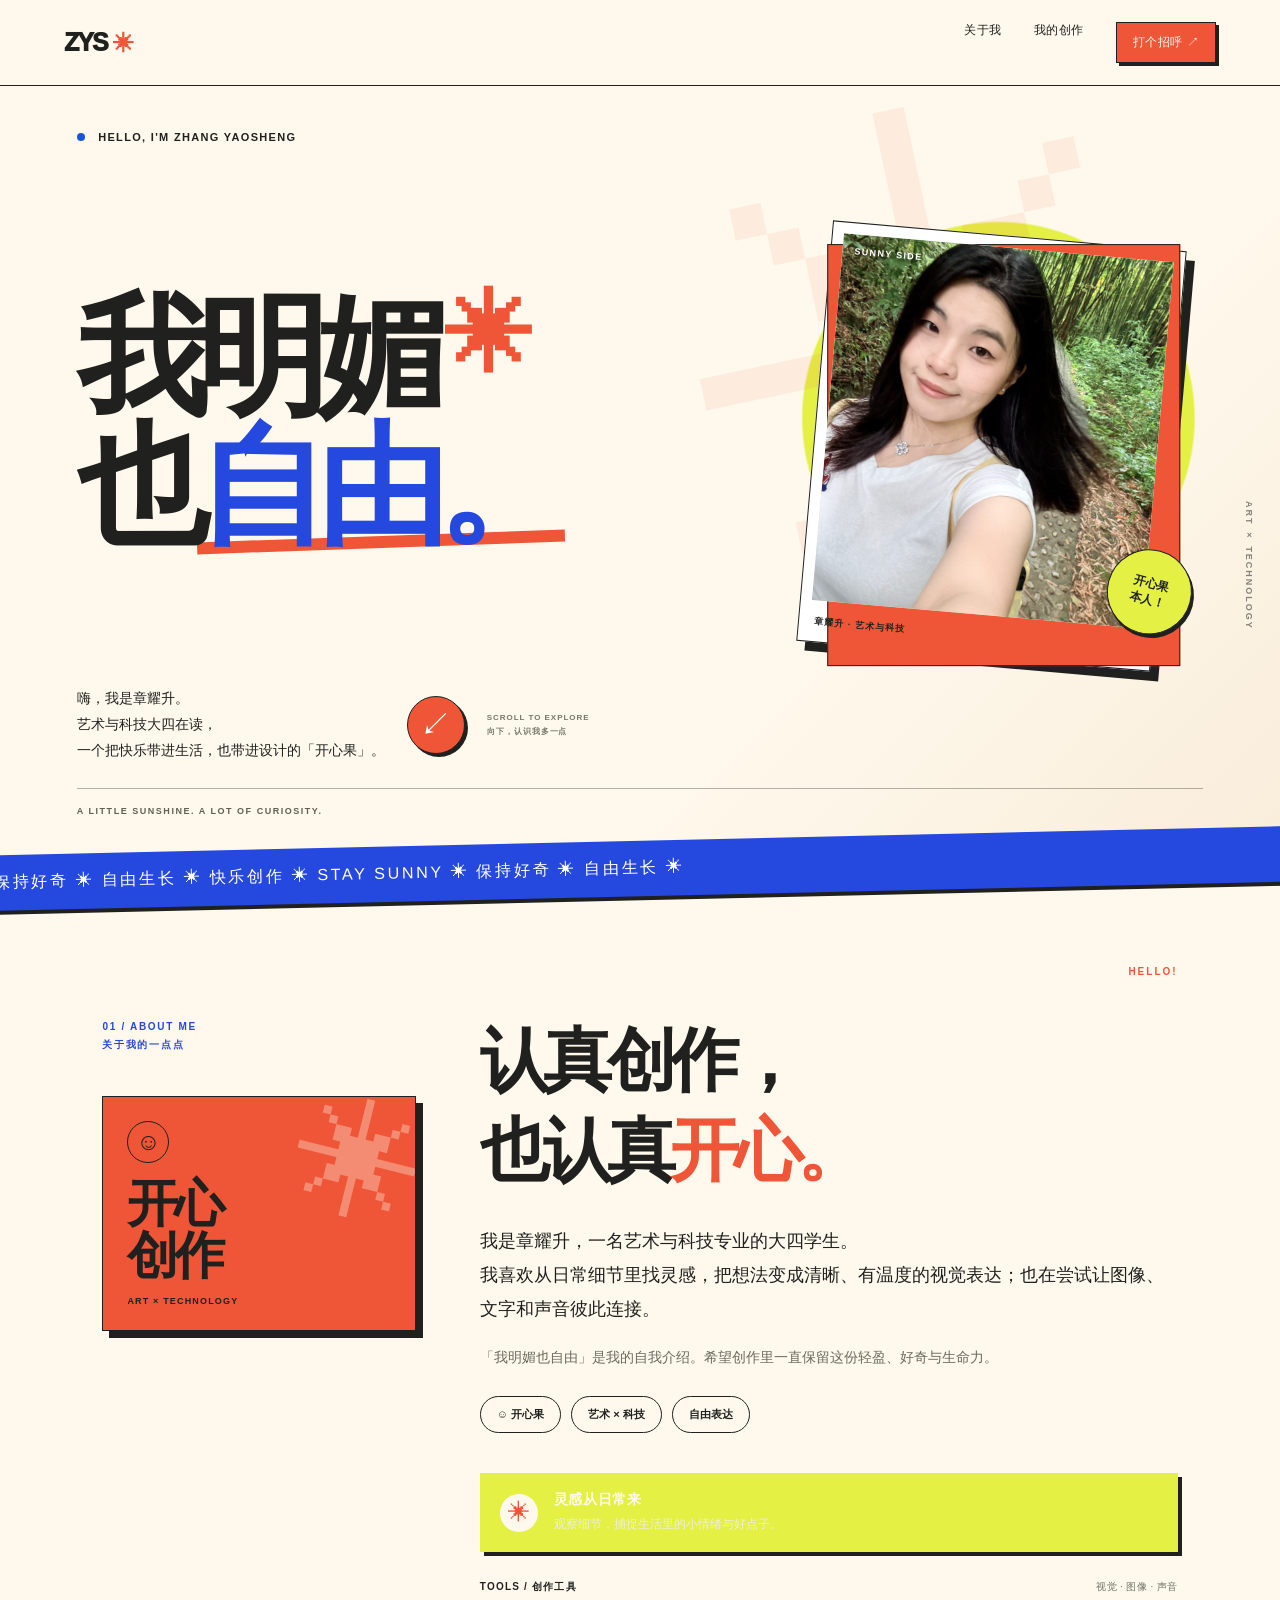
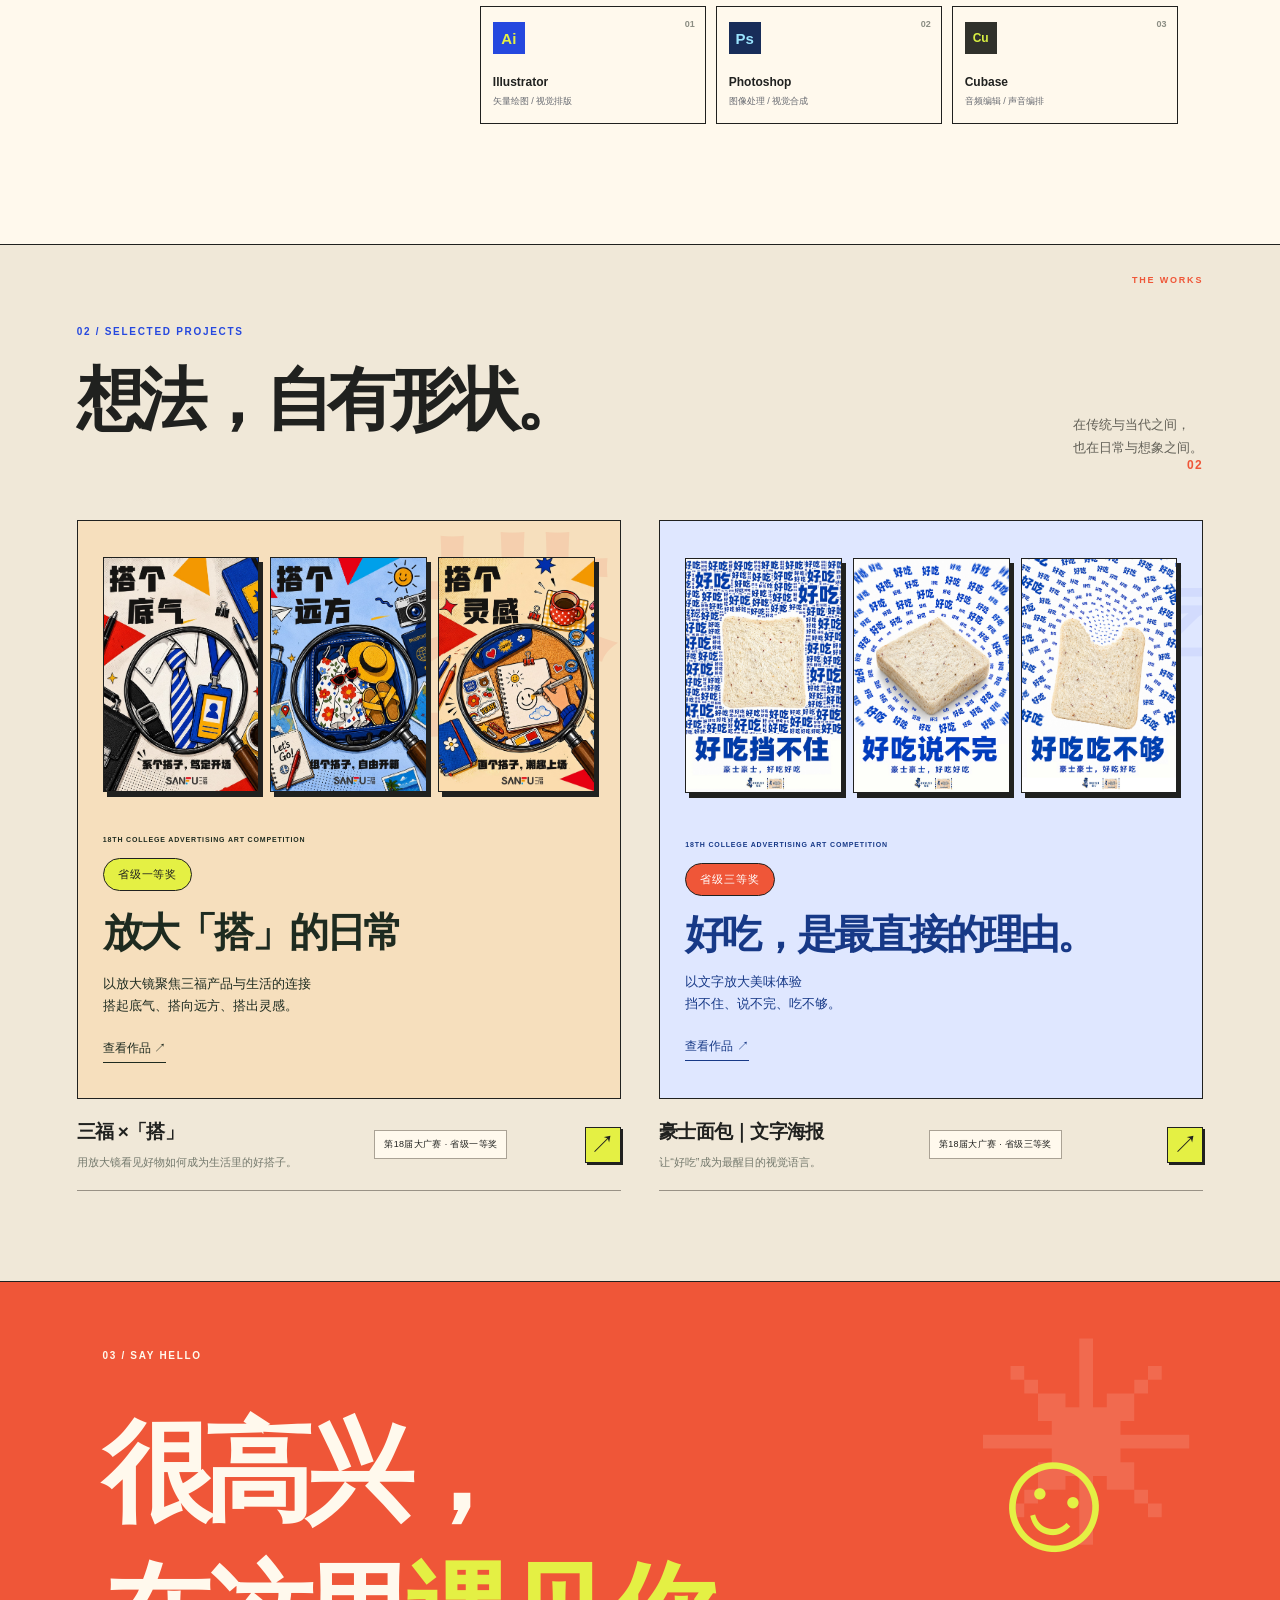
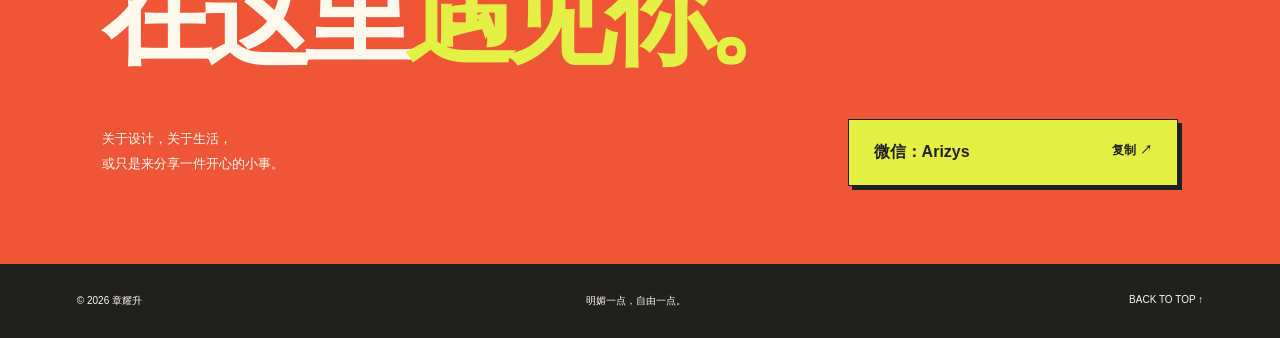
<file: index.html>
<!doctype html><html lang="zh-CN"><meta charset="utf-8"><meta name="viewport" content="width=device-width,initial-scale=1"><title>章耀升 — 我明媚也自由</title><meta name="description" content="章耀升的个人主页。艺术与科技大四在读，喜欢从日常寻找灵感，探索视觉与声音表达。"><link rel="stylesheet" href="style.css"><body><header><a class="logo" href="index.html">ZYS<span>✳</span></a><nav><a href="#about">关于我</a><a href="#work">我的创作</a><a href="#contact">打个招呼 ↗</a></nav></header><main><section class="hero"><div class="eyebrow"><span class="dot"></span> HELLO, I'M ZHANG YAOSHENG</div><h1>我明媚<span class="sun">✳</span><br>也<span class="free">自由。</span></h1><div class="hero-bottom"><p>嗨，我是章耀升。<br>艺术与科技大四在读，<br>一个把快乐带进生活，也带进设计的「开心果」。</p><a class="round" href="#work" aria-label="看看我的作品">↙</a><span class="small">SCROLL TO EXPLORE<br>向下，认识我多一点</span></div><div class="portrait"><div class="portrait-art"><img src="assets/zhang-yaosheng.jpg" alt="章耀升在竹林中的照片"></div><div class="photo-note">章耀升 · 艺术与科技</div><span class="sticker">开心果<br>本人！</span></div><div class="hero-caption">A LITTLE SUNSHINE. A LOT OF CURIOSITY.</div></section><div class="ticker">保持好奇 ✳ 自由生长 ✳ 快乐创作 ✳ STAY SUNNY ✳ 保持好奇 ✳ 自由生长 ✳</div><section id="about" class="about"><div class="about-aside"><div class="section-label">01 / ABOUT ME<br>关于我的一点点</div><div class="about-stamp"><span>☺</span><strong>开心<br>创作</strong><small>ART × TECHNOLOGY</small></div></div><div class="about-main"><h2>认真创作，<br>也认真<span class="orange">开心。</span></h2><p class="intro">我是章耀升，一名艺术与科技专业的大四学生。<br>我喜欢从日常细节里找灵感，把想法变成清晰、有温度的视觉表达；也在尝试让图像、文字和声音彼此连接。</p><p class="muted">「我明媚也自由」是我的自我介绍。希望创作里一直保留这份轻盈、好奇与生命力。</p><div class="tags"><span>☺ 开心果</span><span>艺术 × 科技</span><span>自由表达</span></div><div class="about-extra"><div class="interest"><span class="interest-mark">✳</span><div><b>灵感从日常来</b><small>观察细节，捕捉生活里的小情绪与好点子。</small></div></div><div class="tool-heading"><span>TOOLS / 创作工具</span><span>视觉 · 图像 · 声音</span></div><div class="tool-grid"><div class="tool-card"><b class="tool-icon ai">Ai</b><div><strong>Illustrator</strong><small>矢量绘图 / 视觉排版</small></div><span>01</span></div><div class="tool-card"><b class="tool-icon ps">Ps</b><div><strong>Photoshop</strong><small>图像处理 / 视觉合成</small></div><span>02</span></div><div class="tool-card"><b class="tool-icon cu">Cu</b><div><strong>Cubase</strong><small>音频编辑 / 声音编排</small></div><span>03</span></div></div></div></div></section><section id="work" class="works"><div class="work-heading"><div><div class="section-label">02 / SELECTED PROJECTS</div><h2>想法，自有形状。</h2></div><p>在传统与当代之间，<br>也在日常与想象之间。</p></div><a class="project featured" href="project.html?id=sanfu"><div class="cover sanfu-cover"><div class="sanfu-posters"><img src="assets/sanfu-da-guang-sai-01.jpg" alt="搭底气主题海报"><img src="assets/sanfu-da-guang-sai-02.jpg" alt="搭远方主题海报"><img src="assets/sanfu-da-guang-sai-03.jpg" alt="搭灵感主题海报"></div><div class="sanfu-intro"><span class="cover-top">18TH COLLEGE ADVERTISING ART COMPETITION</span><div class="sanfu-award">省级一等奖</div><h3>放大「搭」的日常</h3><p>以放大镜聚焦三福产品与生活的连接<br>搭起底气、搭向远方、搭出灵感。</p><span class="sanfu-link">查看作品 ↗</span></div></div><div class="project-info"><div><h3>三福 ×「搭」</h3><p>用放大镜看见好物如何成为生活里的好搭子。</p></div><span>第18届大广赛 · 省级一等奖</span><b>↗</b></div></a><a class="project featured bread-feature" href="project.html?id=bread"><div class="cover bread-cover"><div class="bread-posters"><img src="assets/haoshi-bread-01.jpg" alt="豪士面包文字海报：好吃挡不住"><img src="assets/haoshi-bread-02.jpg" alt="豪士面包文字海报：好吃说不完"><img src="assets/haoshi-bread-03.jpg" alt="豪士面包文字海报：好吃吃不够"></div><div class="bread-intro"><span class="cover-top">18TH COLLEGE ADVERTISING ART COMPETITION</span><div class="bread-award">省级三等奖</div><h3>好吃，是最直接的理由。</h3><p>以文字放大美味体验<br>挡不住、说不完、吃不够。</p><span class="sanfu-link">查看作品 ↗</span></div></div><div class="project-info"><div><h3>豪士面包｜文字海报</h3><p>让“好吃”成为最醒目的视觉语言。</p></div><span>第18届大广赛 · 省级三等奖</span><b>↗</b></div></a></section><section id="contact" class="contact"><div class="section-label">03 / SAY HELLO</div><h2>很高兴，<br>在这里<span>遇见你。</span><i>☺</i></h2><div class="contact-row"><p>关于设计，关于生活，<br>或只是来分享一件开心的小事。</p><button id="copy">微信：Arizys <span>复制 ↗</span></button></div><p id="status" role="status" aria-live="polite"></p></section></main><footer><span>© 2026 章耀升</span><span>明媚一点，自由一点。</span><a href="#">BACK TO TOP ↑</a></footer><script src="main.js"></script></body></html>
</file>
<file: style.css>
:root{--paper:#f7f5ed;--ink:#252a23;--orange:#ef672d;--green:#586a3d}*{box-sizing:border-box}html{scroll-behavior:smooth;scroll-padding-top:90px}body{margin:0;background:var(--paper);color:var(--ink);font-family:Arial,'PingFang SC','Microsoft YaHei',sans-serif}a{color:inherit;text-decoration:none}button{font:inherit;cursor:pointer}header{height:100px;margin:0 6%;display:flex;align-items:center;justify-content:space-between;border-bottom:1px solid #cfcec3}.logo{font-size:30px;font-weight:900;letter-spacing:-2px}.logo span{color:var(--orange);margin-left:6px}nav{display:flex;gap:36px;font-size:14px}nav a:hover{color:var(--orange)}.hero{position:relative;padding:65px 6% 28px;min-height:740px}.eyebrow,.section-label,.small,.hero-caption,.cover-top{font-size:11px;letter-spacing:1.5px;line-height:1.8}.dot{display:inline-block;background:var(--green);width:8px;height:8px;border-radius:50%;margin-right:9px}h1{font-size:clamp(72px,9.5vw,150px);line-height:1.15;letter-spacing:-7px;margin:30px 0;color:var(--ink);font-weight:800}.sun{display:inline-block;color:var(--orange);font-size:.8em;margin-left:16px;animation:turn 30s linear infinite}.free{color:var(--orange)}.hero-bottom{display:flex;gap:35px;align-items:center;max-width:650px;margin-top:28px}.hero-bottom p{font-size:14px;line-height:1.9}.round{display:grid;place-items:center;border:1px solid #929587;border-radius:50%;width:65px;height:65px;font-size:32px}.small{font-size:9px;color:#74786c}.portrait{position:absolute;right:8%;top:100px;width:28%;max-width:370px;transform:rotate(5deg);background:#fff;padding:12px 12px 0;box-shadow:0 8px 25px #252a2312}.portrait-art{background:#dce2c5;aspect-ratio: .83;display:flex;flex-direction:column;align-items:center;justify-content:center;overflow:hidden}.portrait-art>span{font-size:170px;color:var(--green);line-height:1.1}.portrait-art>b{font-size:28px;text-align:center;letter-spacing:-1px;line-height:1}.photo-note{font-size:11px;text-align:center;padding:18px 0;color:#71766a}.sticker{position:absolute;right:-26px;bottom:45px;background:var(--orange);color:#fff;padding:22px;border-radius:50%;font-weight:bold;font-size:17px;transform:rotate(-14deg)}.hero-caption{margin-top:45px;color:#6f7368}.ticker{padding:19px 0;background:var(--green);color:var(--paper);white-space:nowrap;overflow:hidden;font-size:20px;letter-spacing:7px;transform:rotate(-1deg)}section.about{padding:110px 8%;display:grid;grid-template-columns:1fr 2fr;gap:60px}h2{font-size:clamp(38px,4.4vw,66px);letter-spacing:-2px;line-height:1.3;margin:0 0 28px}.orange{color:var(--orange)}.intro{font-size:17px;line-height:2}.muted{font-size:14px;line-height:1.9;color:#73776b;max-width:580px}.tags{display:flex;gap:10px;flex-wrap:wrap;margin:25px 0 40px}.tags span{border:1px solid #bdc2b0;border-radius:30px;padding:10px 17px;font-size:12px}.tool{border-top:1px solid #cccfc1;border-bottom:1px solid #cccfc1;padding:22px 0;display:flex;align-items:center;gap:18px}.tool>b{background:#302b20;color:#ffb442;padding:12px;font-size:26px;border-radius:6px}.tool small{display:block;color:#767b6e;font-size:11px;margin-top:8px}.tool>span{margin-left:auto;font-size:24px}.works{padding:75px 6% 100px;background:#eeeee4}.work-heading{display:flex;justify-content:space-between;align-items:end;margin-bottom:45px}.work-heading .section-label{margin-bottom:15px}.work-heading p{font-size:14px;line-height:1.8;color:#777c70}.project{display:block;margin-top:30px}.cover{height:460px;position:relative;padding:30px;overflow:hidden;transition:transform .35s}.project:hover .cover{transform:translateY(-4px)}.cover-top{position:absolute;top:25px;left:30px}.cover>small{position:absolute;bottom:22px;right:28px;font-size:10px;opacity:.65}.shadow{background:#d8dbcd;color:#394735;display:flex;align-items:center;justify-content:space-between}.shadow strong{font-size:clamp(52px,8vw,115px);letter-spacing:-7px;z-index:1;margin-left:auto;margin-right:6%}.shadow strong span{display:block;font-size:22px;letter-spacing:14px;margin-top:10px}.puppet{position:absolute;left:18%;top:75px;width:110px;height:310px;transform:rotate(-13deg)}.puppet i{position:absolute;border:12px solid var(--green);width:90px;height:90px;border-radius:50%;top:0;left:20px}.puppet b{position:absolute;top:95px;left:25px;background:var(--green);width:60px;height:190px;clip-path:polygon(0 0,100% 0,65% 35%,100% 100%,0 100%,35% 35%)}.puppet em{position:absolute;top:120px;left:-80px;width:280px;border-top:12px solid var(--green);transform:rotate(-20deg)}.project-info{padding:25px 0;display:flex;align-items:center;gap:30px;border-bottom:1px solid #c6cbb9}.project-info h3{font-size:23px;margin:0 0 10px}.project-info p{margin:0;font-size:13px;color:#74796d}.project-info>span{margin-left:auto;font-size:11px}.project-info>b{font-size:30px;font-weight:400}.mood{background:#e9aa74;color:#573a2c;display:flex;align-items:center;justify-content:space-around}.mood>strong{font-size:clamp(35px,6vw,85px);line-height:.95;letter-spacing:-4px;transform:rotate(-5deg)}.box{background:#fff2d7;width:270px;height:270px;box-shadow:12px 16px 0 #95543955;transform:rotate(-9deg);position:relative;padding:22px}.box>b{font-size:35px;line-height:.9}.box>small{position:absolute;bottom:20px;left:20px;width:90px;font-size:8px}.blob{position:absolute;right:13px;top:55px;background:#ef8e2b;border:7px solid #6d3d28;border-radius:47% 48% 22% 44%;width:112px;height:160px;display:grid;place-items:center;font-size:65px}.contact{padding:90px 8% 50px;background:var(--orange)}.contact h2{font-size:clamp(52px,7vw,100px);margin-top:35px;position:relative}.contact h2>span{color:#fff3d8}.contact h2 i{font-style:normal;position:absolute;right:5%;font-size:150px;top:0;transform:rotate(15deg)}.contact-row{display:flex;justify-content:space-between;align-items:center;margin-top:40px}.contact-row p{font-size:14px;line-height:1.9}.contact button{border:1px solid #714627;background:transparent;padding:22px 25px;min-width:330px;text-align:left}.contact button span{float:right;font-size:12px}.contact button:hover{background:#fff2d7}.contact #status{font-size:12px;min-height:15px;text-align:right}footer{padding:30px 6%;display:flex;justify-content:space-between;font-size:10px;color:#74796d}.detail{padding:65px 8% 100px}.detail h1{font-size:clamp(48px,7vw,95px);letter-spacing:-3px}.detail .cover{margin:45px 0}.detail-copy{display:grid;grid-template-columns:1fr 2fr;gap:50px;margin:50px 0}.detail-copy p{line-height:2;font-size:16px}.back{display:inline-block;border-bottom:1px solid;padding:10px 0}@keyframes turn{to{transform:rotate(360deg)}}@media(prefers-reduced-motion:reduce){*{animation:none!important;scroll-behavior:auto!important}}@media(max-width:760px){header{height:76px}nav{gap:17px;font-size:12px}.hero{padding-top:35px;min-height:auto}h1{font-size:73px;letter-spacing:-4px;margin-top:25px}.portrait{position:relative;right:auto;top:auto;width:68%;margin:40px auto;max-width:300px}.hero-bottom{gap:18px}.small{display:none}.hero-caption{font-size:8px;margin:20px 0}.hero-bottom p{font-size:12px}.sun{margin-left:5px}.ticker{font-size:14px}section.about{padding:65px 7%;grid-template-columns:1fr;gap:25px}.intro{font-size:15px}.works{padding:55px 6%}.work-heading{display:block}.work-heading p{display:none}.cover{height:320px;padding:20px}.shadow strong{font-size:55px;letter-spacing:-3px;align-self:flex-end;margin-bottom:30px}.shadow strong span{font-size:14px;letter-spacing:6px}.puppet{left:22%;top:45px;transform:scale(.65) rotate(-13deg);transform-origin:top left}.mood .box{width:170px;height:190px;flex-shrink:0;padding:15px}.box>b{font-size:25px}.blob{width:75px;height:110px;font-size:45px;right:8px;border-width:5px}.mood>strong{font-size:28px;letter-spacing:-1px;margin-left:20px}.cover-top{font-size:8px;left:20px}.project-info{gap:10px}.project-info h3{font-size:17px}.project-info p{font-size:11px}.project-info>span{display:none}.project-info>b{margin-left:auto}.contact{padding:60px 7% 30px}.contact h2 i{font-size:75px;right:0;top:15px}.contact-row{display:block}.contact button{width:100%;min-width:0;margin-top:15px}footer{gap:20px}footer>span:nth-child(2){display:none}.detail{padding:35px 6%}.detail-copy{grid-template-columns:1fr;gap:0}.detail h1{font-size:45px}}
/* Desktop landscape composition, based on a 1440 × 900 viewport. */
@media(min-width:1000px){
 header{height:88px;max-width:1536px;margin-left:auto;margin-right:auto;padding:0 5%;}
 .hero{max-width:1600px;margin:auto;min-height:650px;height:calc(100svh - 145px);max-height:810px;padding:45px 6% 22px;display:grid;grid-template-columns:1.2fr .8fr;grid-template-rows:auto 1fr auto auto;column-gap:6%;}
 .hero .eyebrow{grid-column:1;align-self:start}
 .hero h1{grid-column:1;grid-row:2;font-size:clamp(88px,8.1vw,132px);line-height:1.12;letter-spacing:-5px;align-self:center;margin:22px 0;white-space:nowrap}
 .hero .portrait{position:relative;grid-column:2;grid-row:1 / 4;top:auto;right:auto;align-self:center;justify-self:center;width:100%;max-width:355px;transform:rotate(5deg);margin:0}
 .portrait-art{aspect-ratio:1 / 1.06}.portrait-art>span{font-size:150px}
 .hero-bottom{grid-column:1;grid-row:3;margin:0;gap:24px}.hero-bottom p{margin:0;line-height:1.85}.hero .small{font-size:8px}
 .hero-caption{grid-column:1 / -1;grid-row:4;margin-top:24px;font-size:9px}
 .ticker{padding:14px 0;font-size:16px}
 section.about{max-width:1440px;margin:auto;grid-template-columns:.8fr 1.4fr;gap:80px;padding:95px 8%}
 .works{display:grid;grid-template-columns:repeat(2,minmax(0,1fr));gap:0 35px;padding:75px max(6%,calc((100vw - 1440px)/2)) 85px}
 .work-heading{grid-column:1 / -1}.project{min-width:0;margin-top:0}.cover{height:auto;aspect-ratio:1.45}.project-info{gap:12px;align-items:start}.project-info h3{font-size:19px}.project-info>span{display:none}.project-info>b{margin-left:auto}
 .shadow strong{font-size:clamp(45px,4.6vw,76px);letter-spacing:-4px;margin-right:0;align-self:flex-end;margin-bottom:25px}.shadow strong span{font-size:16px;letter-spacing:9px}
 .puppet{left:20%;top:45px;transform:scale(.75) rotate(-13deg);transform-origin:top left}
 .mood .box{width:210px;height:220px;flex-shrink:0;padding:20px}.box>b{font-size:29px}.blob{width:90px;height:128px;top:48px;right:10px;font-size:53px;border-width:6px}.mood>strong{font-size:clamp(32px,3.3vw,52px);letter-spacing:-2px;margin-left:18px}.cover-top{font-size:9px}.cover>small{font-size:9px}
 .contact{padding:65px max(8%,calc((100vw - 1220px)/2)) 35px}.contact h2{font-size:80px}.contact-row{margin-top:20px}
 .detail{max-width:1440px;margin:auto}.detail>.cover{aspect-ratio:2.5;height:auto}.detail>.cover .puppet{left:22%;transform:rotate(-13deg)}.detail>.cover.shadow strong{font-size:100px;align-self:center;margin-right:6%}.detail>.cover.mood .box{width:270px;height:270px}.detail>.cover.mood>strong{font-size:75px}
}

.portrait-art img{display:block;width:100%;height:100%;object-fit:cover;object-position:center 43%;}
.featured{grid-column:1/-1;margin:0 0 45px}.sanfu-cover{display:grid;grid-template-columns:1.2fr .8fr;gap:36px;align-items:center;background:#f3dfbe;color:#30291f;min-height:370px;padding:35px 5%}.sanfu-posters{display:grid;grid-template-columns:repeat(3,minmax(0,1fr));gap:14px;height:100%;align-items:center}.sanfu-posters img{display:block;width:100%;height:auto;aspect-ratio:2/3;object-fit:cover;box-shadow:0 12px 28px #37291e22;transition:transform .3s}.featured:hover .sanfu-posters img:nth-child(1){transform:rotate(-3deg) translateY(-3px)}.featured:hover .sanfu-posters img:nth-child(2){transform:translateY(-7px)}.featured:hover .sanfu-posters img:nth-child(3){transform:rotate(3deg) translateY(-3px)}.sanfu-intro{position:relative;padding-top:32px}.sanfu-intro .cover-top{top:0;left:0;font-size:9px}.sanfu-award,.award-pill{display:inline-block;border:1px solid currentColor;border-radius:99px;padding:8px 14px;font-size:11px;letter-spacing:.08em}.sanfu-intro h3{font-size:clamp(34px,4vw,58px);letter-spacing:-2px;margin:23px 0 12px}.sanfu-intro p{font-size:15px;line-height:1.9}.sanfu-link{display:inline-block;margin-top:24px;font-size:12px;border-bottom:1px solid;padding-bottom:5px}.award-pill{margin:12px 0 18px;color:#4b643b}.sanfu-detail-gallery{display:grid;grid-template-columns:repeat(3,minmax(0,1fr));gap:22px;margin:50px 0}.sanfu-detail-gallery img{display:block;width:100%;height:auto;box-shadow:0 12px 30px #252a2318}.detail:has(.sanfu-detail-gallery)>h1{margin-bottom:0}
@media(max-width:760px){.featured{margin-bottom:28px}.sanfu-cover{grid-template-columns:1fr;gap:18px;padding:55px 22px 25px;min-height:0}.sanfu-posters{gap:8px}.sanfu-intro{padding-top:6px}.sanfu-intro .cover-top{top:-13px;font-size:7px}.sanfu-intro h3{font-size:36px;margin:14px 0 8px}.sanfu-intro p{font-size:13px}.sanfu-link{margin-top:10px}.sanfu-detail-gallery{gap:9px;margin:28px 0}.award-pill{line-height:1.7}.detail:has(.sanfu-detail-gallery)>h1{font-size:58px}}
.bread-cover{display:grid;grid-template-columns:1.2fr .8fr;gap:36px;align-items:center;background:#e8edf6;color:#123b80;min-height:370px;padding:35px 5%}.bread-posters{display:grid;grid-template-columns:repeat(3,minmax(0,1fr));gap:14px;align-items:center}.bread-posters img{display:block;width:100%;height:auto;aspect-ratio:2/3;object-fit:cover;box-shadow:0 12px 28px #172d501c;transition:transform .3s}.bread-feature:hover .bread-posters img:nth-child(1){transform:rotate(-3deg) translateY(-3px)}.bread-feature:hover .bread-posters img:nth-child(2){transform:translateY(-7px)}.bread-feature:hover .bread-posters img:nth-child(3){transform:rotate(3deg) translateY(-3px)}.bread-intro{position:relative;padding-top:32px}.bread-intro .cover-top{top:0;left:0;font-size:9px}.bread-award,.bread-award-pill{display:inline-block;border:1px solid currentColor;border-radius:99px;padding:8px 14px;font-size:11px;letter-spacing:.08em}.bread-intro h3{font-size:clamp(31px,3.5vw,52px);line-height:1.2;letter-spacing:-2px;margin:23px 0 12px}.bread-intro p{font-size:15px;line-height:1.9}.bread-detail-gallery{display:grid;grid-template-columns:repeat(3,minmax(0,1fr));gap:22px;margin:50px 0}.bread-detail-gallery img{display:block;width:100%;height:auto;box-shadow:0 12px 30px #252a2318}.bread-award-pill{margin:12px 0 18px;color:#17418a}.detail:has(.bread-detail-gallery)>h1{margin-bottom:0}
@media(max-width:760px){.bread-cover{grid-template-columns:1fr;gap:18px;padding:55px 22px 25px;min-height:0}.bread-posters{gap:8px}.bread-intro{padding-top:6px}.bread-intro .cover-top{top:-13px;font-size:7px}.bread-intro h3{font-size:32px;margin:14px 0 8px}.bread-intro p{font-size:13px}.bread-detail-gallery{gap:9px;margin:28px 0}.bread-award-pill{line-height:1.7}.detail:has(.bread-detail-gallery)>h1{font-size:58px}}

/* Portfolio art direction: editorial typography, generous grid, poster-led color. */
:root{--paper:#f5f3ed;--ink:#111318;--orange:#1755df;--green:#d8ef42}
body{background:var(--paper);color:var(--ink);font-family:Arial,'Helvetica Neue','PingFang SC','Microsoft YaHei',sans-serif}
header{height:82px;border-bottom:1px solid #111318;max-width:1600px}
.logo{font-size:25px;letter-spacing:-1.8px}.logo span{color:#1755df}
nav{font-size:11px;letter-spacing:.08em;text-transform:uppercase;gap:32px}
nav a:last-child{background:#111318;color:#f5f3ed;padding:12px 16px}nav a:last-child:hover{background:#1755df;color:white}
.hero{max-width:1600px;padding-top:42px}
.hero h1{font-family:Arial,'Helvetica Neue','PingFang SC','Microsoft YaHei',sans-serif;font-size:clamp(86px,9vw,140px);line-height:1.03;letter-spacing:-7px;font-weight:900}
.sun{color:#d0e936}.free{color:#1755df}
.eyebrow,.section-label,.small,.hero-caption,.cover-top{font-family:Arial,'Helvetica Neue',sans-serif;font-weight:700;letter-spacing:.12em}
.dot{background:#1755df}
.hero-bottom p{font-size:15px}.round{width:58px;height:58px;border:1px solid #111318}.round:hover{background:#1755df;color:#fff;border-color:#1755df}
.portrait{transform:none;background:#fff;padding:10px 10px 0;border:1px solid #111318;box-shadow:9px 9px 0 #d8ef42}
.portrait-art{background:#dce4c8}.portrait-art img{object-position:center 43%}.photo-note{color:#111318;text-transform:uppercase;letter-spacing:.1em;font-size:9px;font-weight:700}
.sticker{background:#d8ef42;color:#111318;border:1px solid #111318;border-radius:0;padding:14px 17px;right:-30px;bottom:30px;font-size:13px;transform:rotate(5deg)}
.ticker{background:#1755df;color:#fff;padding:15px 0;font-size:15px;letter-spacing:.2em;transform:none}
section.about{max-width:1440px;padding-top:105px;padding-bottom:110px}.section-label{font-size:10px;color:#1755df}.about h2{font-size:clamp(48px,5vw,74px);letter-spacing:-3px}.orange{color:#1755df}.intro{font-size:18px;line-height:1.8}.muted{color:#60636b}.tags span{border-color:#111318;border-radius:0;font-weight:700;font-size:11px;text-transform:uppercase}.tool{border-color:#111318}.tool>b{border-radius:0;background:#1755df;color:#d8ef42}.tool small{color:#686b72}
.works{background:#eae8e0}.work-heading{margin-bottom:38px}.work-heading h2{font-size:clamp(44px,5vw,70px);letter-spacing:-3px}.work-heading p{color:#54575e;font-size:13px}
@media(min-width:1000px){.works{grid-template-columns:repeat(2,minmax(0,1fr));gap:0 26px;padding-top:78px;padding-bottom:90px}.work-heading{grid-column:1/-1}.featured{grid-column:auto;margin:0}.sanfu-cover,.bread-cover{grid-template-columns:1fr;gap:20px;min-height:0;height:100%;aspect-ratio:.94;padding:24px}.sanfu-intro,.bread-intro{padding-top:24px}.sanfu-intro .cover-top,.bread-intro .cover-top{font-size:7px;top:0}.sanfu-intro h3,.bread-intro h3{font-size:clamp(30px,3.1vw,45px);margin:15px 0 7px}.sanfu-intro p,.bread-intro p{font-size:13px;line-height:1.7}.sanfu-link{margin-top:10px}.sanfu-posters,.bread-posters{gap:10px}.project-info{align-items:center;padding:20px 0}.project-info h3{font-size:18px}.project-info>span{display:block;font-size:9px}.project-info p{font-size:11px}}
.sanfu-cover{background:#f3e5ca;border:1px solid #111318;color:#111318}.bread-cover{background:#1755df;border:1px solid #111318;color:#fff}.bread-award{color:#d8ef42}.sanfu-award{color:#30452c}.sanfu-posters img,.bread-posters img{box-shadow:5px 5px 0 #111318;transition:transform .25s,box-shadow .25s}.featured:hover .sanfu-posters img,.featured:hover .bread-posters img{box-shadow:7px 8px 0 #111318}
.project-info{border-color:#aaa9a1}.project-info h3{letter-spacing:-.03em}.project-info>b{font-size:25px}.project:hover .project-info>b{color:#1755df}
.contact{background:#d8ef42;color:#111318}.contact .section-label{color:#111318}.contact h2{font-size:clamp(58px,8vw,110px);letter-spacing:-5px}.contact h2>span{color:#1755df}.contact h2 i{color:#1755df}.contact button{border-color:#111318}.contact button:hover{background:#111318;color:#d8ef42}.contact-row p{font-size:13px}footer{background:#111318;color:#f5f3ed}footer a:hover{color:#d8ef42}
.detail{max-width:1440px;padding-top:55px}.detail h1{font-size:clamp(58px,8vw,112px);line-height:1.05;letter-spacing:-5px}.award-pill,.bread-award-pill{font-size:10px;letter-spacing:.1em;text-transform:uppercase;border-radius:0}.sanfu-detail-gallery,.bread-detail-gallery{gap:16px}.sanfu-detail-gallery img,.bread-detail-gallery img{border:1px solid #111318;box-shadow:7px 7px 0 #d8ef42}.detail-copy h2{font-size:clamp(42px,5vw,68px);letter-spacing:-3px}.detail-copy p{line-height:1.9}.back{font-weight:700;border-color:#111318}.back:hover{color:#1755df;border-color:#1755df}
@media(max-width:760px){header{height:72px}nav{gap:12px;font-size:9px}nav a:last-child{padding:10px}.hero{padding-top:32px}.hero h1{font-size:clamp(63px,14vw,86px);line-height:1.08;letter-spacing:-4px}.portrait{width:73%;max-width:320px;margin:36px auto}.sticker{right:-18px;bottom:27px;padding:11px 12px}.ticker{font-size:12px;letter-spacing:.12em}.works{background:#eae8e0}.work-heading h2{font-size:43px;letter-spacing:-2px}.sanfu-cover,.bread-cover{padding:48px 18px 20px;gap:16px}.sanfu-intro .cover-top,.bread-intro .cover-top{font-size:7px;top:-11px}.sanfu-intro h3,.bread-intro h3{font-size:30px}.contact h2{letter-spacing:-3px}.detail h1{font-size:55px;letter-spacing:-3px}.sanfu-detail-gallery,.bread-detail-gallery{gap:8px}.sanfu-detail-gallery img,.bread-detail-gallery img{box-shadow:3px 3px 0 #d8ef42}}
@media(prefers-reduced-motion:reduce){.featured img,.round{transition:none}}

/* Sunny editorial portfolio refresh: expressive type, paper layers and poster rhythm. */
:root{--paper:#fff9ed;--ink:#20211f;--orange:#ef5638;--green:#e4f044;--blue:#2548df}
body{background:var(--paper);color:var(--ink);background-image:radial-gradient(#2929230c .7px,transparent .7px);background-size:8px 8px}
header{height:86px;border-bottom:1px solid #20211f;position:relative;z-index:3}
.logo{font-weight:950;letter-spacing:-2px}.logo span{color:var(--orange);font-size:21px}
nav{letter-spacing:.04em;text-transform:none;font-size:12px}nav a:last-child{background:var(--orange);color:#fff9ed;border:1px solid #20211f;box-shadow:3px 3px 0 #20211f;padding:11px 16px}nav a:last-child:hover{background:var(--blue);color:#fff}
.hero{isolation:isolate;overflow:hidden;background:radial-gradient(circle at 78% 44%,#e4f044 0 18%,transparent 18.2%),linear-gradient(135deg,#fff9ed 0%,#fff9ed 65%,#f9eddb 100%);min-height:680px}
.hero:before{content:'✳';position:absolute;z-index:-1;right:5%;top:4%;font-size:clamp(320px,40vw,590px);line-height:1;color:#ef5638;opacity:.08;transform:rotate(-12deg);pointer-events:none}
.hero:after{content:'ART × TECHNOLOGY';position:absolute;right:2%;bottom:28%;writing-mode:vertical-rl;font-size:9px;letter-spacing:.22em;font-weight:700;color:#20211f8a}
.hero h1{font-size:clamp(86px,10.2vw,154px);line-height:.99;letter-spacing:-.085em;margin:35px 0 25px;position:relative}
.hero .sun{color:var(--orange);font-size:.68em;vertical-align:top;margin:0 0 0 .1em;display:inline-block;animation:turn 35s linear infinite}
.hero .free{color:var(--blue);display:inline-block;position:relative}.hero .free:after{content:'';position:absolute;left:0;right:-.06em;bottom:.03em;height:.09em;background:var(--orange);z-index:-1;transform:rotate(-2deg)}
.hero-bottom{max-width:610px;align-items:center;gap:22px}.hero-bottom p{font-size:14px;line-height:1.85}.round{background:var(--orange);color:white;border:1px solid var(--ink);box-shadow:3px 3px 0 var(--ink)}.round:hover{background:var(--blue);color:white;transform:translate(2px,2px);box-shadow:1px 1px 0 var(--ink)}
.portrait{isolation:isolate;transform:rotate(2deg);padding:11px 11px 0;background:#fff;border:1px solid var(--ink);box-shadow:9px 9px 0 var(--ink);max-width:365px}.portrait:before{content:'';position:absolute;z-index:-1;inset:7px -13px -9px 13px;background:var(--orange);border:1px solid var(--ink);transform:rotate(-5deg)}
.portrait-art{background:#dbe5c7;aspect-ratio:.9;position:relative}.portrait-art:after{content:'SUNNY SIDE';position:absolute;left:12px;top:12px;color:white;font-size:9px;letter-spacing:.15em;text-shadow:0 1px 5px #0008;font-weight:700}.portrait-art img{object-position:center 42%}.photo-note{padding:15px 0 13px;font-size:9px;letter-spacing:.12em;color:var(--ink);text-align:left;padding-left:4px}
.sticker{background:var(--green);color:var(--ink);border:1px solid var(--ink);border-radius:50%;width:85px;height:85px;display:grid;place-content:center;text-align:center;right:-36px;bottom:36px;padding:8px;font-size:12px;line-height:1.35;transform:rotate(10deg);box-shadow:3px 3px 0 var(--ink)}
.hero-caption{font-size:9px;letter-spacing:.17em;border-top:1px solid #20211f55;padding-top:14px;color:#606055}
.ticker{background:var(--blue);color:#fff;padding:17px 0;font-size:16px;letter-spacing:.16em;transform:rotate(-1.3deg) scale(1.01);box-shadow:0 4px 0 var(--ink);position:relative;z-index:1}
section.about{max-width:1440px;padding-top:120px;padding-bottom:120px;position:relative}section.about:before{content:'HELLO!';position:absolute;right:8%;top:70px;font-size:10px;letter-spacing:.2em;color:var(--orange);font-weight:900}.section-label{color:var(--blue);font-size:10px;letter-spacing:.17em}.about h2{font-size:clamp(49px,5.4vw,78px);letter-spacing:-.08em}.orange{color:var(--orange)}.intro{font-size:18px;line-height:1.9}.muted{color:#6a6a60}.tags span{border:1px solid var(--ink);border-radius:99px;background:#fff9ed;padding:10px 16px;font-weight:600}.tool{border-color:var(--ink)}.tool>b{background:var(--blue);color:var(--green);box-shadow:3px 3px 0 var(--ink)}
.works{background:#f0e8d8;position:relative;border-top:1px solid var(--ink);border-bottom:1px solid var(--ink)}.works:before{content:'THE WORKS';position:absolute;right:6%;top:30px;font-size:9px;font-weight:800;letter-spacing:.2em;color:var(--orange)}.work-heading{margin-bottom:48px}.work-heading h2{font-size:clamp(46px,5.3vw,78px);letter-spacing:-.08em}.work-heading p{color:#626057}
.sanfu-cover,.bread-cover{border:1px solid var(--ink);position:relative;overflow:hidden}.sanfu-cover{background:#f6dfbd;color:#1e2b20}.bread-cover{background:#dfe7ff;color:#173987}.sanfu-cover:before{content:'搭';position:absolute;right:8px;top:36px;font-size:clamp(130px,16vw,250px);font-weight:900;line-height:.8;color:#ef56381c;pointer-events:none}.bread-cover:before{content:'好吃';position:absolute;right:0;top:38px;font-size:clamp(56px,7vw,105px);font-weight:950;letter-spacing:-.12em;color:#2548df12;pointer-events:none}.sanfu-posters,.bread-posters,.sanfu-intro,.bread-intro{z-index:1}.sanfu-posters img,.bread-posters img{border:1px solid var(--ink);box-shadow:5px 6px 0 var(--ink)}.sanfu-intro h3,.bread-intro h3{letter-spacing:-.07em}.sanfu-intro .cover-top,.bread-intro .cover-top{font-size:7px;letter-spacing:.12em}.sanfu-award{background:var(--green);color:var(--ink);border-color:var(--ink)}.bread-award{background:var(--orange);color:white;border-color:var(--ink)}.bread-cover .sanfu-link{color:#173987}.project-info{border-color:#999286}.project-info h3{font-size:19px;letter-spacing:-.04em}.project-info>span{background:#fff9ed;border:1px solid #aaa295;padding:7px 9px;font-size:9px!important;letter-spacing:.04em}.project-info>b{background:var(--green);width:36px;height:36px;display:grid;place-items:center;border:1px solid var(--ink);box-shadow:2px 2px 0 var(--ink)}
.contact{background:var(--orange);color:#fff9ed;position:relative;overflow:hidden}.contact:after{content:'✳';position:absolute;right:6%;top:8%;font-size:220px;color:#fff9ed20;pointer-events:none}.contact .section-label{color:#fff9ed}.contact h2{font-size:clamp(60px,8.6vw,120px);letter-spacing:-.085em;position:relative;z-index:1}.contact h2>span{color:var(--green)}.contact h2 i{color:var(--green)}.contact button{border:1px solid #20211f;background:var(--green);color:var(--ink);box-shadow:4px 4px 0 var(--ink);font-weight:700}.contact button:hover{background:var(--blue);color:white;transform:translate(2px,2px);box-shadow:2px 2px 0 var(--ink)}footer{background:var(--ink);color:#fff9ed}footer a:hover{color:var(--green)}
.detail{max-width:1440px;padding-top:62px}.detail h1{font-size:clamp(65px,9vw,128px);line-height:.98;letter-spacing:-.09em}.award-pill,.bread-award-pill{border:1px solid var(--ink);border-radius:99px;background:var(--green);color:var(--ink);font-weight:700}.bread-award-pill{background:var(--orange);color:white}.sanfu-detail-gallery img,.bread-detail-gallery img{border:1px solid var(--ink);box-shadow:8px 8px 0 var(--orange)}.detail-copy{border-top:1px solid #aaa295;padding-top:34px}.detail-copy h2{font-size:clamp(46px,5.5vw,78px);letter-spacing:-.08em}.detail-copy p{line-height:1.95}.back{display:inline-block;padding:12px 16px;background:var(--green);border:1px solid var(--ink);box-shadow:3px 3px 0 var(--ink)}.back:hover{background:var(--blue);color:white}
@media(min-width:1000px){.hero{min-height:700px}.portrait{max-width:385px}.sanfu-cover,.bread-cover{aspect-ratio:.94;padding:25px;gap:22px}.sanfu-posters,.bread-posters{gap:11px}.sanfu-posters img,.bread-posters img{box-shadow:4px 5px 0 var(--ink)}.work-heading{position:relative}.work-heading:after{content:'02';position:absolute;right:0;bottom:0;font-size:12px;color:var(--orange);font-weight:800;letter-spacing:.12em}}
@media(max-width:760px){.hero{min-height:0;padding-bottom:24px}.hero:before{right:-10%;top:22%;font-size:290px}.hero:after{right:1%;bottom:12%;font-size:7px}.hero h1{font-size:clamp(64px,14vw,88px);letter-spacing:-.09em;margin:28px 0 20px}.portrait{width:70%;max-width:310px;margin:32px auto}.sticker{right:-26px;bottom:25px}.hero-caption{font-size:7px}.ticker{font-size:12px;padding:14px 0}.about{position:relative}.about h2{font-size:52px}.intro{font-size:15px}.works:before{top:18px;font-size:8px}.work-heading{margin-bottom:25px}.work-heading h2{font-size:43px}.sanfu-cover,.bread-cover{padding:52px 18px 22px}.sanfu-cover:before{font-size:140px;top:50px}.bread-cover:before{font-size:70px;top:52px}.sanfu-intro h3,.bread-intro h3{font-size:30px}.project-info>span{display:none}.project-info>b{width:31px;height:31px}.contact h2{font-size:57px;letter-spacing:-.07em}.contact:after{font-size:120px;right:-3%}.detail{padding-top:40px}.detail h1{font-size:58px}.detail-copy h2{font-size:45px}.sanfu-detail-gallery img,.bread-detail-gallery img{box-shadow:4px 4px 0 var(--orange)}}
@media(prefers-reduced-motion:reduce){.hero .sun{animation:none}.project img,.round,.contact button{transition:none}}

/* About: interests and creative tools */
.about-extra{margin-top:32px}.interest{display:flex;align-items:center;gap:16px;padding:18px 20px;background:var(--green);color:var(--paper);box-shadow:4px 4px 0 var(--ink)}.interest-mark{display:grid;place-items:center;width:38px;height:38px;background:var(--paper);color:var(--orange);border-radius:50%;font-size:22px}.interest b{display:block;font-size:14px;letter-spacing:.04em}.interest small{display:block;margin-top:5px;font-size:12px;line-height:1.7;color:#efeee3}.tool-heading{display:flex;justify-content:space-between;gap:16px;margin:28px 0 12px;font-size:10px;font-weight:800;letter-spacing:.12em}.tool-heading span:last-child{color:#70746a;font-weight:500;letter-spacing:.04em}.tool-grid{display:grid;grid-template-columns:repeat(3,minmax(0,1fr));gap:10px}.tool-card{position:relative;min-height:118px;padding:15px 12px;background:#fff9ed;border:1px solid var(--ink);display:flex;flex-direction:column;justify-content:space-between;transition:transform .2s,box-shadow .2s}.tool-card:hover{transform:translateY(-3px);box-shadow:3px 3px 0 var(--ink)}.tool-icon{display:grid;place-items:center;width:32px;height:32px;background:var(--blue);color:var(--green);font-size:15px;font-weight:900;font-style:normal}.tool-icon.ps{background:#182d59;color:#9be5ff}.tool-icon.cu{background:#30312b;color:#d8ef42;font-size:12px}.tool-card strong{font-size:12px;white-space:nowrap}.tool-card small{display:block;margin-top:5px;color:#686b72;font-size:9px;line-height:1.5}.tool-card>span{position:absolute;right:10px;top:12px;color:#8b8d83;font-size:9px;font-weight:700}
@media(max-width:760px){.about-extra{margin-top:25px}.interest{padding:15px}.tool-grid{gap:7px}.tool-card{min-height:112px;padding:12px 9px}.tool-card strong{font-size:11px}.tool-card small{font-size:8px}.tool-heading{font-size:9px}}

/* Balance the about section and keep its left column intentional. */
section.about{grid-template-columns:minmax(220px,.62fr) minmax(0,1.38fr);gap:clamp(32px,5vw,72px);align-items:start}.about-aside{position:relative;min-height:100%;padding-top:2px}.about-stamp{position:relative;display:flex;flex-direction:column;align-items:flex-start;justify-content:space-between;gap:10px;margin-top:42px;min-height:235px;padding:24px;background:var(--orange);color:var(--ink);border:1px solid var(--ink);box-shadow:7px 7px 0 var(--ink);overflow:hidden}.about-stamp:after{content:'✳';position:absolute;right:-8px;top:6px;font-size:128px;line-height:1;color:#fff9ed55;transform:rotate(14deg)}.about-stamp>span{display:grid;place-items:center;width:42px;height:42px;border:1px solid var(--ink);border-radius:50%;font-size:24px}.about-stamp strong{font-size:clamp(32px,4vw,54px);line-height:1;letter-spacing:-.08em}.about-stamp small{font-size:9px;font-weight:800;letter-spacing:.13em}.about-main{min-width:0}.detail{font-family:Arial,'PingFang SC','Microsoft YaHei',sans-serif}.detail p,.detail h1,.detail h2{word-break:normal;overflow-wrap:anywhere}.detail .section-label{line-height:1.8}.detail-copy>div:last-child{min-width:0}
@media(max-width:760px){section.about{grid-template-columns:1fr;gap:20px}.about-aside{min-height:0}.about-stamp{min-height:128px;margin-top:18px;padding:16px}.about-stamp:after{font-size:95px}.about-stamp strong{font-size:34px}.detail{padding-top:38px}}

/* Clear breathing room between the two featured projects. */
.works>.featured{margin:0}
.works>.featured+.featured{margin-top:clamp(42px,5vw,68px)}
@media(max-width:760px){.works>.featured+.featured{margin-top:38px}}

/* Keep the two desktop project cards aligned in one grid row. */
.works>.featured{grid-column:auto;width:100%;min-width:0;margin:0}
.works>.featured+.featured{margin-top:0}
.works>.featured>.cover{width:100%;min-width:0}
@media(min-width:1000px){
  .works{display:grid;grid-template-columns:repeat(2,minmax(0,1fr));column-gap:clamp(32px,3vw,52px);row-gap:0}
  .works>.work-heading{grid-column:1/-1}
  .works>.featured{grid-column:auto;align-self:start}
  .works>.featured+.featured{margin-top:0}
}
@media(max-width:999px){
  .works>.featured+.featured{margin-top:38px}
}
</file>
